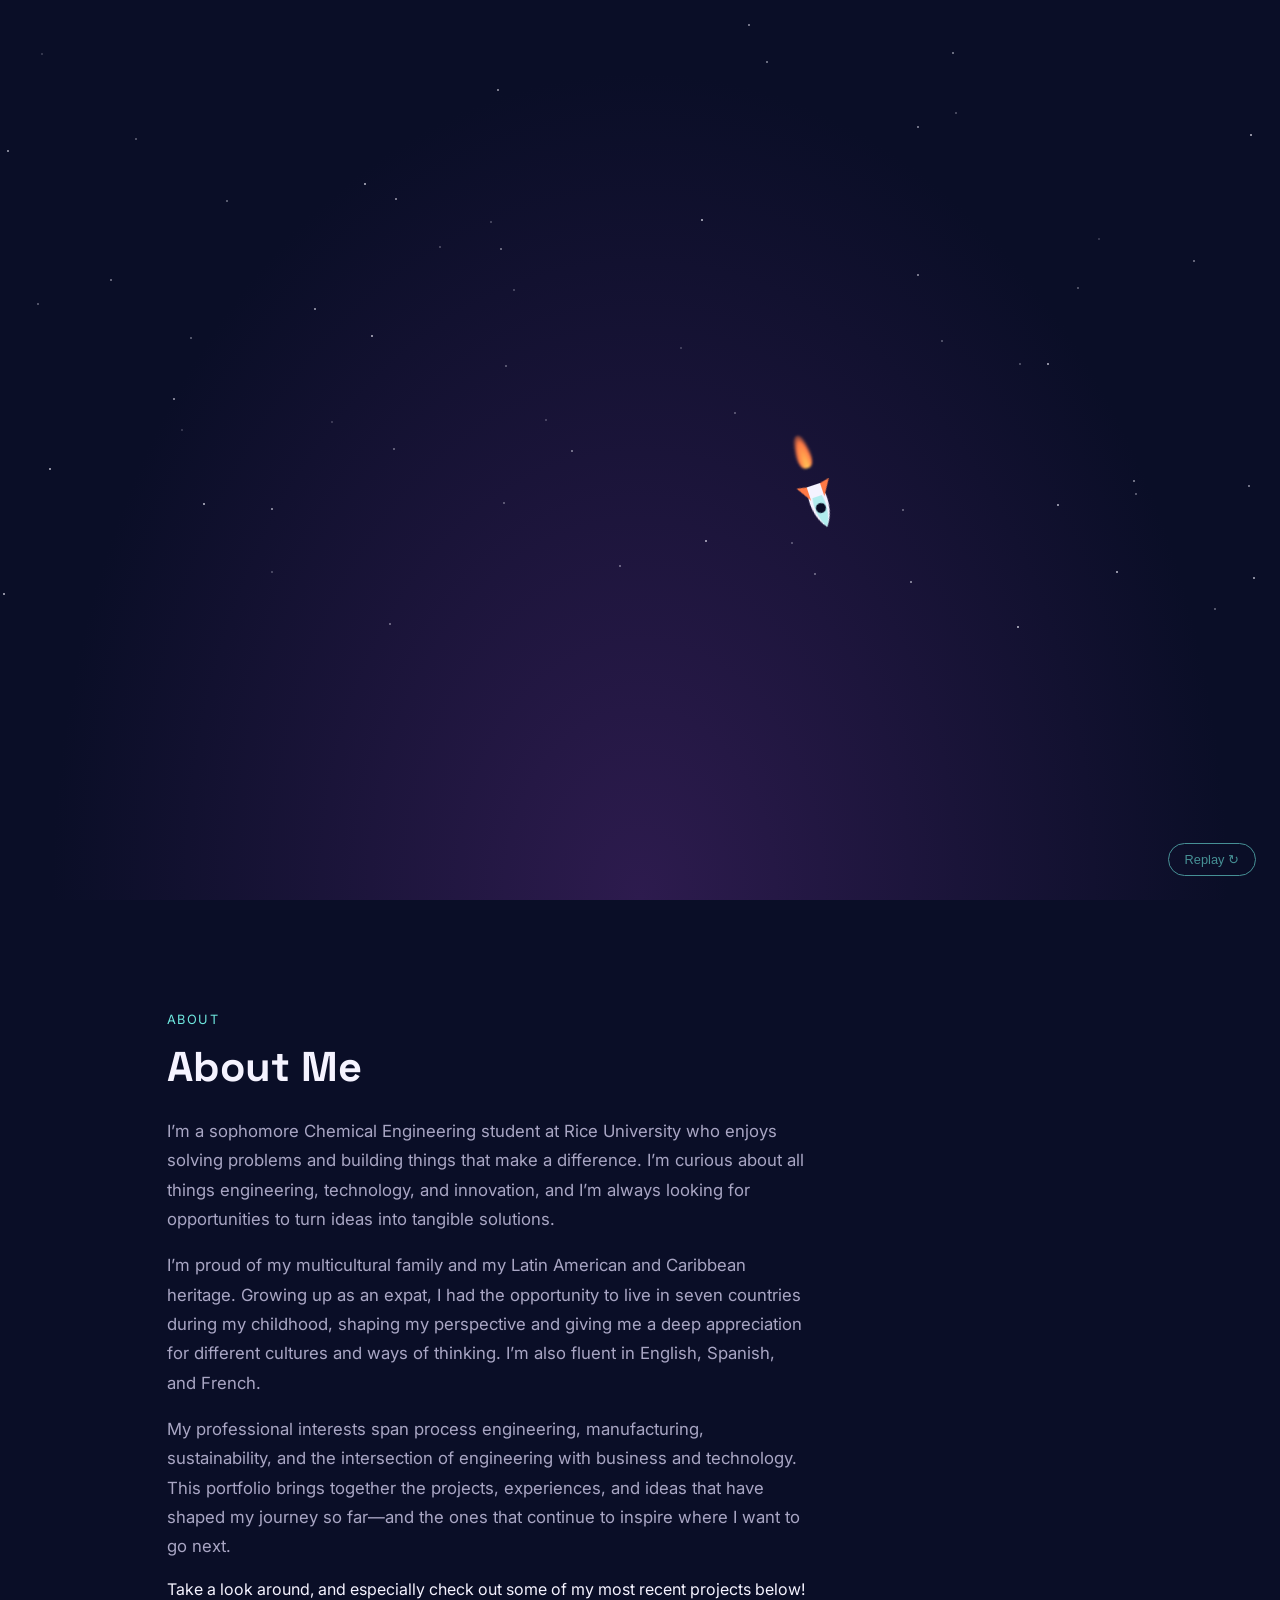
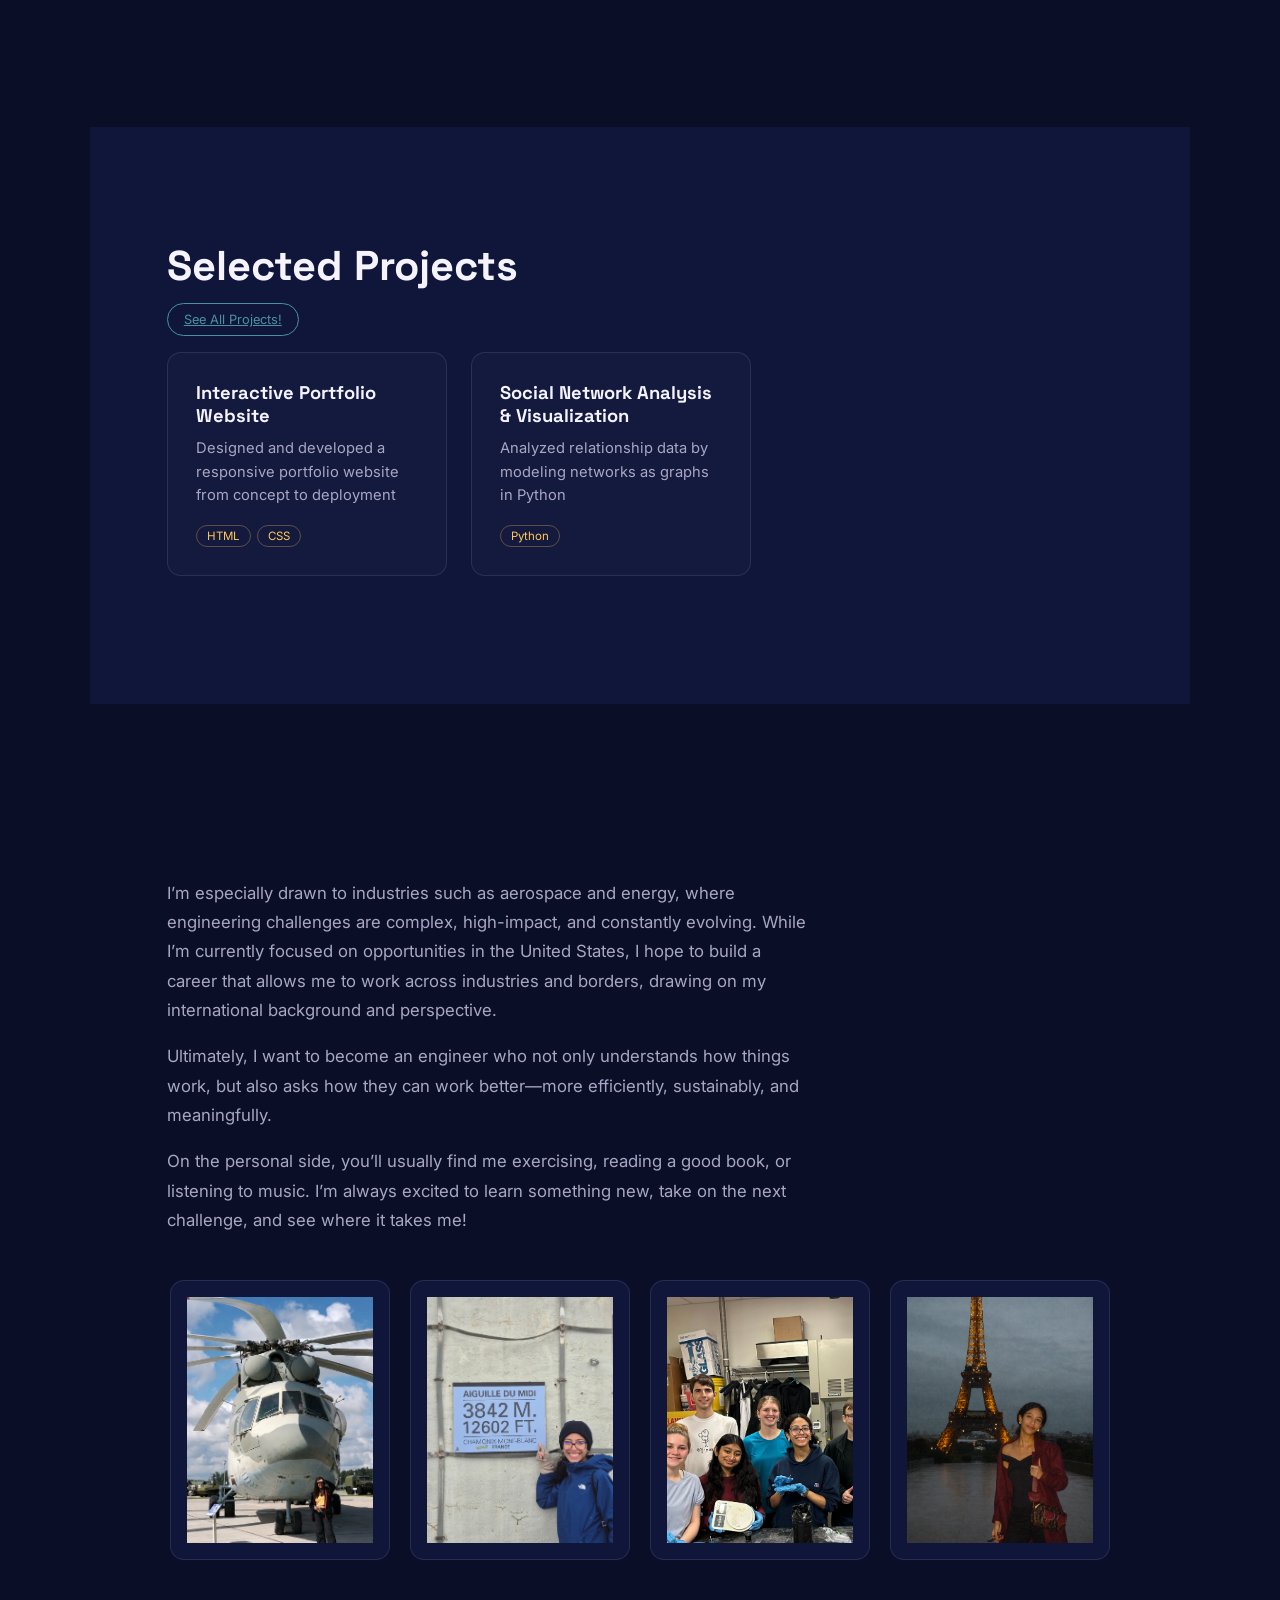
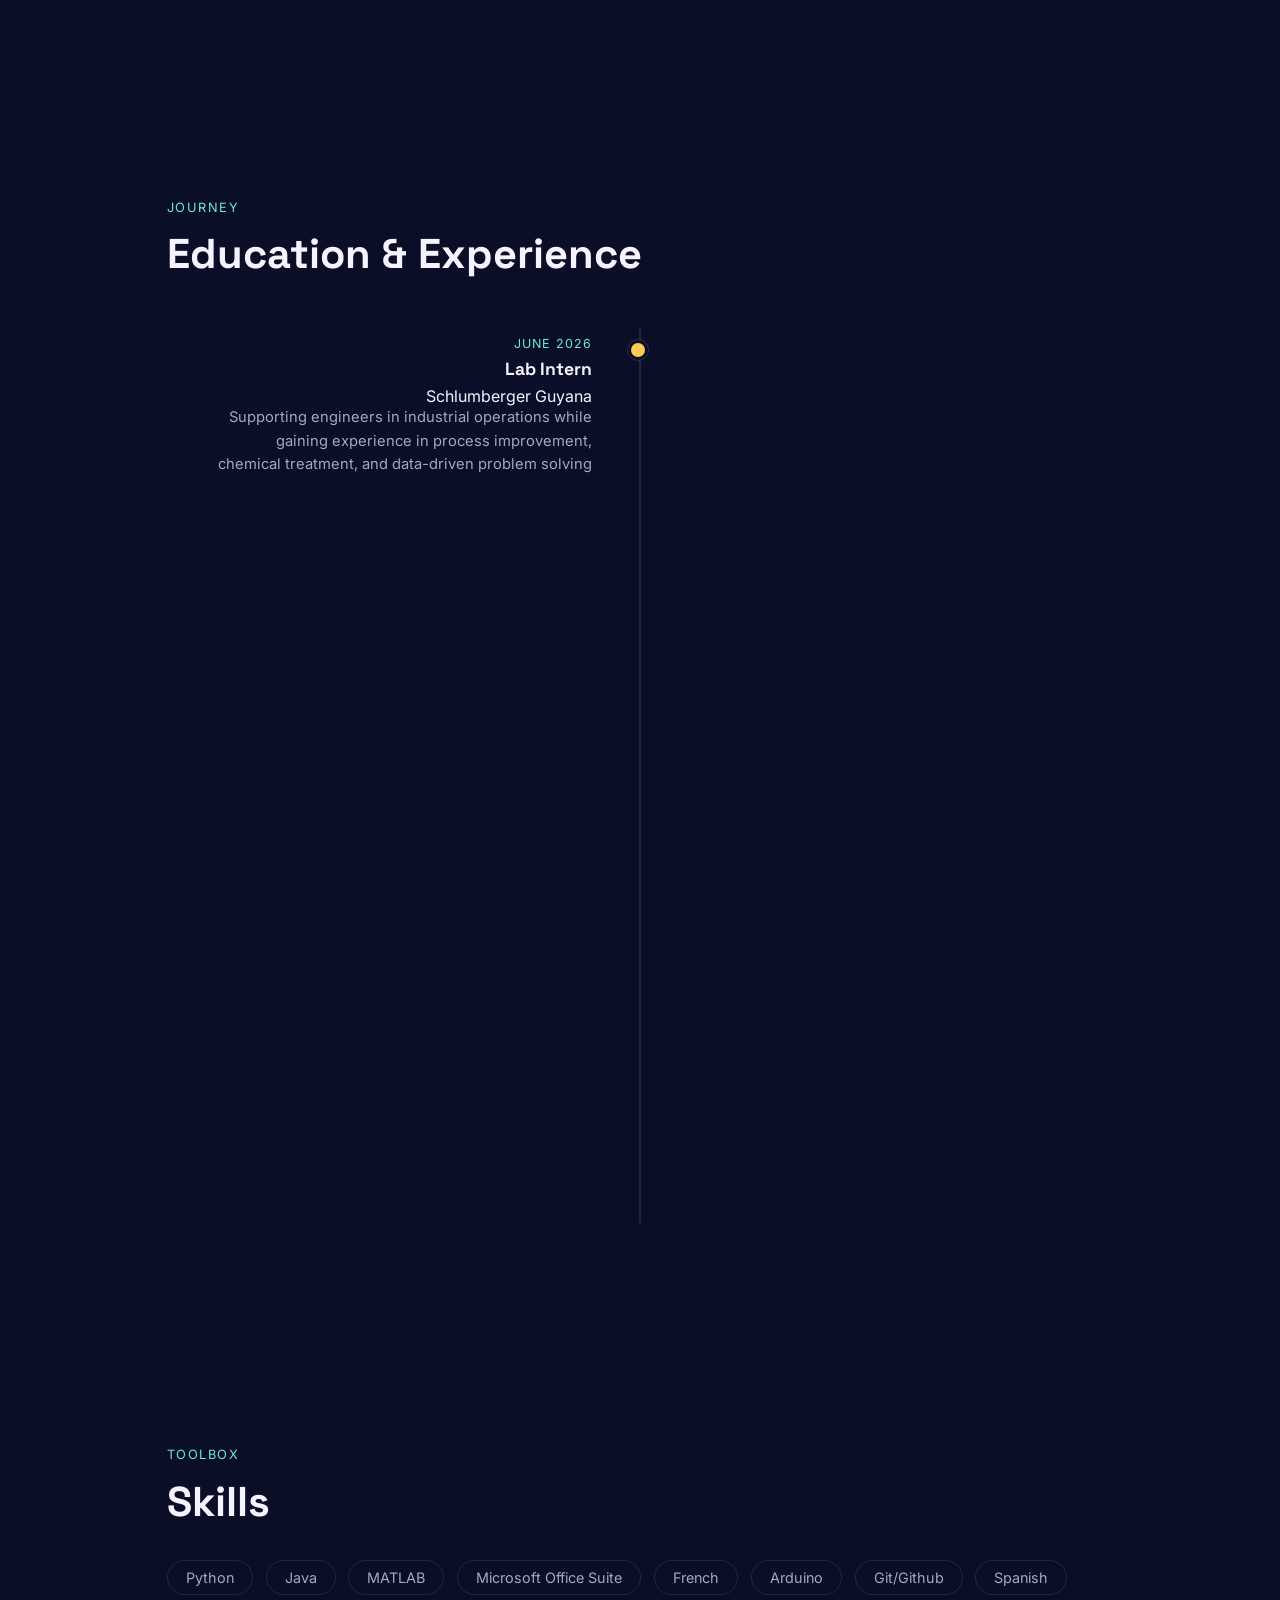
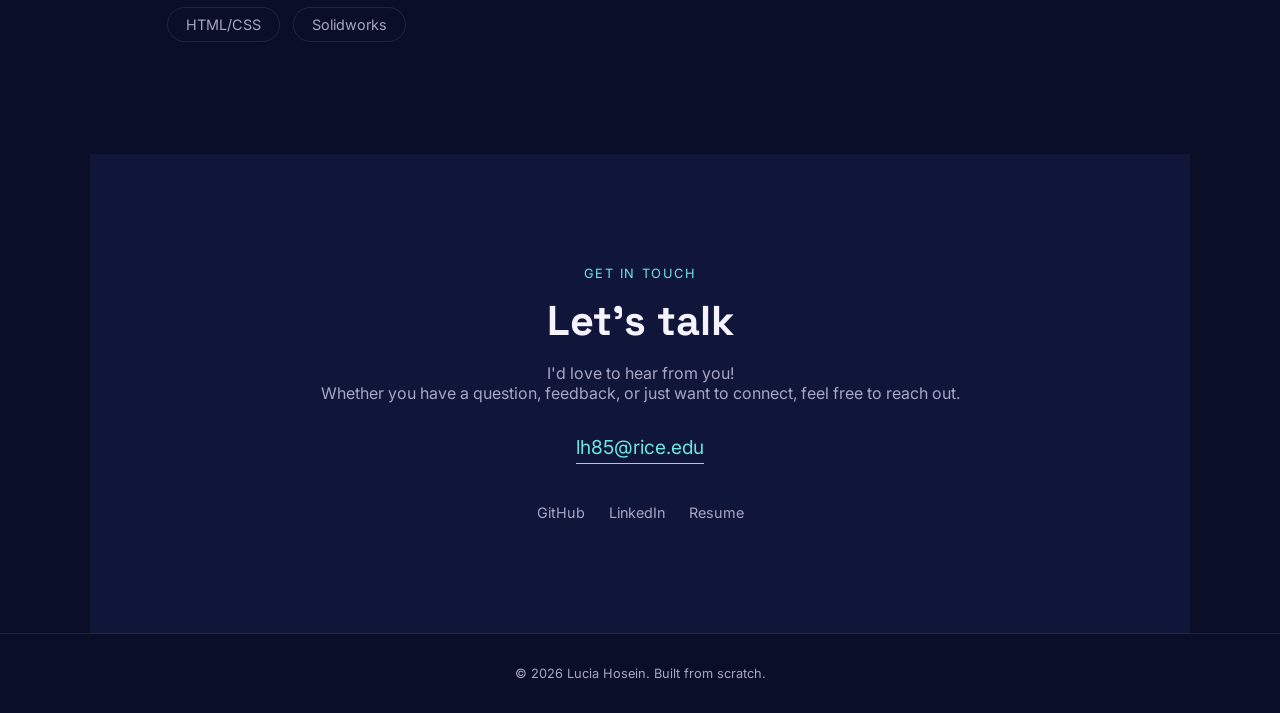
<file: index.html>
<!DOCTYPE html>
<html lang="en">
<head>
<meta charset="UTF-8">
<title>Lucia — Engineering Portfolio</title>
<link rel="preconnect" href="https://fonts.googleapis.com">
<link rel="preconnect" href="https://fonts.gstatic.com" crossorigin>
<link href="https://fonts.googleapis.com/css2?family=Space+Grotesk:wght@500;700&family=Inter:wght@400;500&display=swap" rel="stylesheet">
<link rel="stylesheet" href="styles.css">
</head>
<body>

<nav id="nav">
  <div class="logo">LUCIA HOSEIN</div>
  <ul>
    <li><a href="#about">About</a></li>
    <li><a href="#timeline">Timeline</a></li>
    <li><a href="projects/Project Landing Page.html">Projects</a></li>
    <li><a href="#skills">Skills</a></li>
    <li><a href="#contact">Contact</a></li>
  </ul>
</nav>

<div id="stage">
  <div id="hero">
    <h1>Hi, I'm Lucia!</h1>
    <p>Aspiring Chemical Engineer</p>
  </div>

  <div id="scroll-cue">

    <span>SCROLL</span>
    <svg width="18" height="18" viewBox="0 0 24 24" fill="none" stroke="#6EE7DE" stroke-width="2">
      <path d="M6 9l6 6 6-6"/>
    </svg>
  </div>

  <div id="rocket-wrap">
    <div class="rocket-body">
      <svg viewBox="0 0 46 62" width="46" height="62">
        <path d="M23 0 C33 12 34 30 30 44 L16 44 C12 30 13 12 23 0 Z" fill="#F5F3FF"/>
        <path d="M23 0 C29 10 30 22 28 32 L18 32 C16 22 17 10 23 0 Z" fill="#6EE7DE" opacity="0.5"/>
        <circle cx="23" cy="20" r="5" fill="#0A0E27"/>
        <path d="M16 30 L6 46 L16 44 Z" fill="#FF7A45"/>
        <path d="M30 30 L40 46 L30 44 Z" fill="#FF7A45"/>
      </svg>
      <div class="flame-trail"></div>
    </div>
  </div>

  <div id="impact"></div>
  <button id="replay">Replay ↻</button>
</div>

<section class="content" id="about">
  <span class="eyebrow reveal">About</span>
  <h2 class="reveal">About Me</h2>
  <p class="reveal">
<p>
I’m a sophomore Chemical Engineering student at Rice University who enjoys solving problems and building things that make a difference.
I’m curious about all things engineering, technology, and innovation, and I’m always looking for opportunities to turn ideas into tangible solutions.
</p>
<p>
I’m proud of my multicultural family and my Latin American and Caribbean heritage. Growing up as an expat, I had the opportunity to live in seven countries during my childhood, shaping my perspective and giving me a deep appreciation for different cultures and ways of thinking. I’m also fluent in English, Spanish, and French.
<p>
My professional interests span process engineering, manufacturing, sustainability, and the intersection of engineering with business and technology. This portfolio brings together the projects, experiences, and ideas that have shaped my journey so far—and the ones that continue to inspire where I want to go next.
</p>
Take a look around, and especially check out some of my most recent projects below!
<p>
</section>

<section class="content" id="projects">
  <h2 class="reveal">Selected Projects</h2>
   <!-- <div id="impact"></div> -->
      <a id="Project-Landing-Page" href="projects/Project Landing Page.html">See All Projects!</a>
</div>

    <div class="project-grid">
      <a class="project-card reveal" href="projects/project-1.html">
        <h3>Interactive Portfolio Website</h3>
        <p>Designed and developed a responsive portfolio website from concept to deployment</p>
        <span class="tag">HTML</span><span class="tag">CSS</span>
      </a>
      <a class="project-card reveal" href="projects/project-2.html">
        <h3>Social Network Analysis & Visualization</h3>
        <p>Analyzed relationship data by modeling networks as graphs in Python</p>
        <span class="tag">Python</span>
      </a>
     <!-- <a class="project-card reveal" href="projects/project-3.html">
        <h3>Study Timer</h3>
        <p>One or two sentences on what this project does and why it's interesting. Replace with a real project.</p>
        <span class="tag">C++</span><span class="tag">Robotics</span>
      </a>
    -->
    </div>
</section>

<section class="content" id="about">
  <p>
    <br>
    <p>
      I’m especially drawn to industries such as aerospace and energy, where engineering challenges are complex, high-impact, and constantly evolving. While I’m currently focused on opportunities in the United States, I hope to build a career that allows me to work across industries and borders, drawing on my international background and perspective.
    </p>
    <p>
      Ultimately, I want to become an engineer who not only understands how things work, but also asks how they can work better—more efficiently, sustainably, and meaningfully.
    </p>
    <p>
      On the personal side, you’ll usually find me exercising, reading a good book, or listening to music. I’m always excited to learn something new, take on the next challenge, and see where it takes me!
    </p>
  </p>
  <div class="photo-scroll reveal">
    <div class="photo-item placeholder">
      <img src="images/image 1.png">
    </div>
    <div class="photo-item placeholder">
      <img src = "images/image 3.jpg">
    </div>
    <div class="photo-item placeholder">
      <img src="images/image 4.jpg">
    </div>
    <div class="photo-item placeholder">
      <img src="images/image 5.png">

    </div>
  </div>
</section>

<section class="content" id="timeline">
  <span class="eyebrow reveal">Journey</span>
  <h2 class="reveal">Education &amp; Experience</h2>
  <div class="timeline">
    <div class="timeline-item reveal">
      <span class="timeline-date">June 2026</span>
      <h3>Lab Intern </h3>Schlumberger Guyana</h3>
      <p>Supporting engineers in industrial operations while gaining experience in process improvement, chemical treatment, and data-driven problem solving</p>
    </div>
    <div class="timeline-item reveal">
      <span class="timeline-date">April 2026</span>
      <h3>Energy Storage & Optimization Research </h3>Kampouri Lab</h3>
      <p>Researching Metal Organic Frameworks (MOFs) and their uses for energy storage </p>
    </div>
      <div class="timeline-item reveal">
      <span class="timeline-date">August 2025</span>
      <h3>Propulsion Engineer</h3>Rice Eclipse</h3>
      <p>Designing and manufacturing fuel grains for hybrid-engine rockets!</p>
    </div>
     <div class="timeline-item reveal">
      <span class="timeline-date">August 2025</span>
      <h3>Engine R&D</h3>Rice FSAE</h3>
      <p>Researching and optimizing intake and exhaust systems in collegiate racing cars</p>
    </div>
    <div class="timeline-item reveal">
      <span class="timeline-date">2025 – 2029</span>
      <h3>B.S. in Chemical and Biomolecular Engineering</h3>Rice University</h3>
      <p>Minor in Business Administration</p>
    </div>
    <!-- if i want to add more later
    <div class="timeline-item reveal">
      <span class="timeline-date">2022</span>
      <h3>Award or milestone</h3>
      <p>Placeholder — a hackathon win, publication, or other notable marker.</p>
    </div>
  -->
  </div>
</section>

<section class="content" id="skills">
  <span class="eyebrow reveal">Toolbox</span>
  <h2 class="reveal">Skills</h2>
  <div class="skill-cloud">
    <span class="skill-pill reveal">Python</span>
    <span class="skill-pill reveal">Java</span>
    <span class="skill-pill reveal">MATLAB</span>
    <span class="skill-pill reveal">Microsoft Office Suite</span>
    <span class="skill-pill reveal">French</span>
    <span class="skill-pill reveal">Arduino</span>
    <span class="skill-pill reveal">Git/Github</span>
    <span class="skill-pill reveal">Spanish</span>
    <span class="skill-pill reveal">HTML/CSS</span>
    <span class="skill-pill reveal">Solidworks</span>
  </div>
</section>

<section class="content" id="contact">
  <span class="eyebrow reveal">Get in touch</span>
  <h2 class="reveal">Let's talk</h2>
  <p class="reveal">I'd love to hear from you!<br> Whether you have a question, feedback, or just want to connect, feel free to reach out.</p>
  <a class="email reveal" href="mailto:lh85@rice.edu">lh85@rice.edu</a>
  <div class="socials reveal">
    <a href="https://github.com/luciah07">GitHub</a>
    <a href="https://www.linkedin.com/in/lucia-hosein-886b6338a/">LinkedIn</a>

    <a href="images/resume.pdf">Resume</a>
  </div>
</section>

<footer>© 2026 Lucia Hosein. Built from scratch.</footer>

<script>
const stage = document.getElementById('stage');
const rocket = document.getElementById('rocket-wrap');
const impact = document.getElementById('impact');
const hero = document.getElementById('hero');
const nav = document.getElementById('nav');
const scrollCue = document.getElementById('scroll-cue');

for (let i = 0; i < 60; i++) {
  const s = document.createElement('div');
  s.className = 'star';
  s.style.left = Math.random() * 100 + '%';
  s.style.top = Math.random() * 70 + '%';
  s.style.opacity = Math.random() * 0.6 + 0.2;
  stage.appendChild(s);
}

function runIntro() {
  hero.classList.remove('show');
  scrollCue.classList.remove('show');
  nav.classList.remove('show');
  rocket.style.transition = 'none';
  rocket.style.opacity = '1';
  impact.style.transition = 'none';
  impact.style.opacity = '0';
  impact.style.transform = 'translate(-50%, -50%) scale(0)';

  const w = window.innerWidth;
  const h = window.innerHeight;

  const startX = w * 0.18;
  const endX   = w * 0.62;
  const startY = h + 80;
  const groundY = h * 0.5;
  const peak = h * 0.62;

  const flightMs = 2800;
  const t0 = performance.now();

  function frame(now) {
    let t = (now - t0) / flightMs;
    if (t > 1) t = 1;

    const x = startX + (endX - startX) * t;
    const y = startY + (groundY - startY) * t - 4 * peak * t * (1 - t);

    const dt = 0.01;
    const t2 = Math.min(t + dt, 1);
    const x2 = startX + (endX - startX) * t2;
    const y2 = startY + (groundY - startY) * t2 - 4 * peak * t2 * (1 - t2);
    const angle = Math.atan2(y2 - y, x2 - x) * 180 / Math.PI + 90;

    rocket.style.transform = `translate(${x}px, ${y}px) rotate(${angle}deg)`;

    if (t < 1) {
      requestAnimationFrame(frame);
    } else {
      rocket.style.opacity = '0';
      crash(endX, groundY, w, h);
    }
  }
  requestAnimationFrame(frame);
}

function crash(x, y, w, h) {
  impact.style.left = x + 'px';
  impact.style.top = y + 'px';
  impact.style.opacity = '1';

  const diagonal = Math.sqrt(w * w + h * h) * 2.4;
  const scaleFactor = diagonal / 40;

  requestAnimationFrame(() => {
    impact.style.transition = 'transform 0.55s cubic-bezier(.2,.8,.3,1)';
    impact.style.transform = `translate(-50%, -50%) scale(${scaleFactor})`;
  });

  setTimeout(() => {
    hero.classList.add('show');
    scrollCue.classList.add('show');
    nav.classList.add('show');
  }, 420);

  setTimeout(() => {
    impact.style.transition = 'opacity 0.7s ease';
    impact.style.opacity = '0';
  }, 700);
}

document.getElementById('replay').addEventListener('click', runIntro);
scrollCue.addEventListener('click', () => {
  document.getElementById('about').scrollIntoView({ behavior: 'smooth' });
});
window.addEventListener('load', runIntro);

// nav background on scroll
window.addEventListener('scroll', () => {
  if (window.scrollY > 40) nav.classList.add('scrolled');
  else nav.classList.remove('scrolled');
});

// scroll-reveal for content sections
const revealEls = document.querySelectorAll('.reveal');
const io = new IntersectionObserver((entries) => {
  entries.forEach(entry => {
    if (entry.isIntersecting) entry.target.classList.add('in-view');
  });
}, { threshold: 0.15 });
revealEls.forEach(el => io.observe(el));

// project horizontal scroll arrows
const projectGrid = document.querySelector('.project-grid');
const prevBtn = document.getElementById('proj-prev');
const nextBtn = document.getElementById('proj-next');
if (projectGrid && prevBtn && nextBtn) {
  const scrollAmount = () => projectGrid.querySelector('.project-card').offsetWidth + 24;
  prevBtn.addEventListener('click', () => {
    projectGrid.scrollBy({ left: -scrollAmount(), behavior: 'smooth' });
  });
  nextBtn.addEventListener('click', () => {
    projectGrid.scrollBy({ left: scrollAmount(), behavior: 'smooth' });
  });
}
</script>

</body>
</html>
</file>
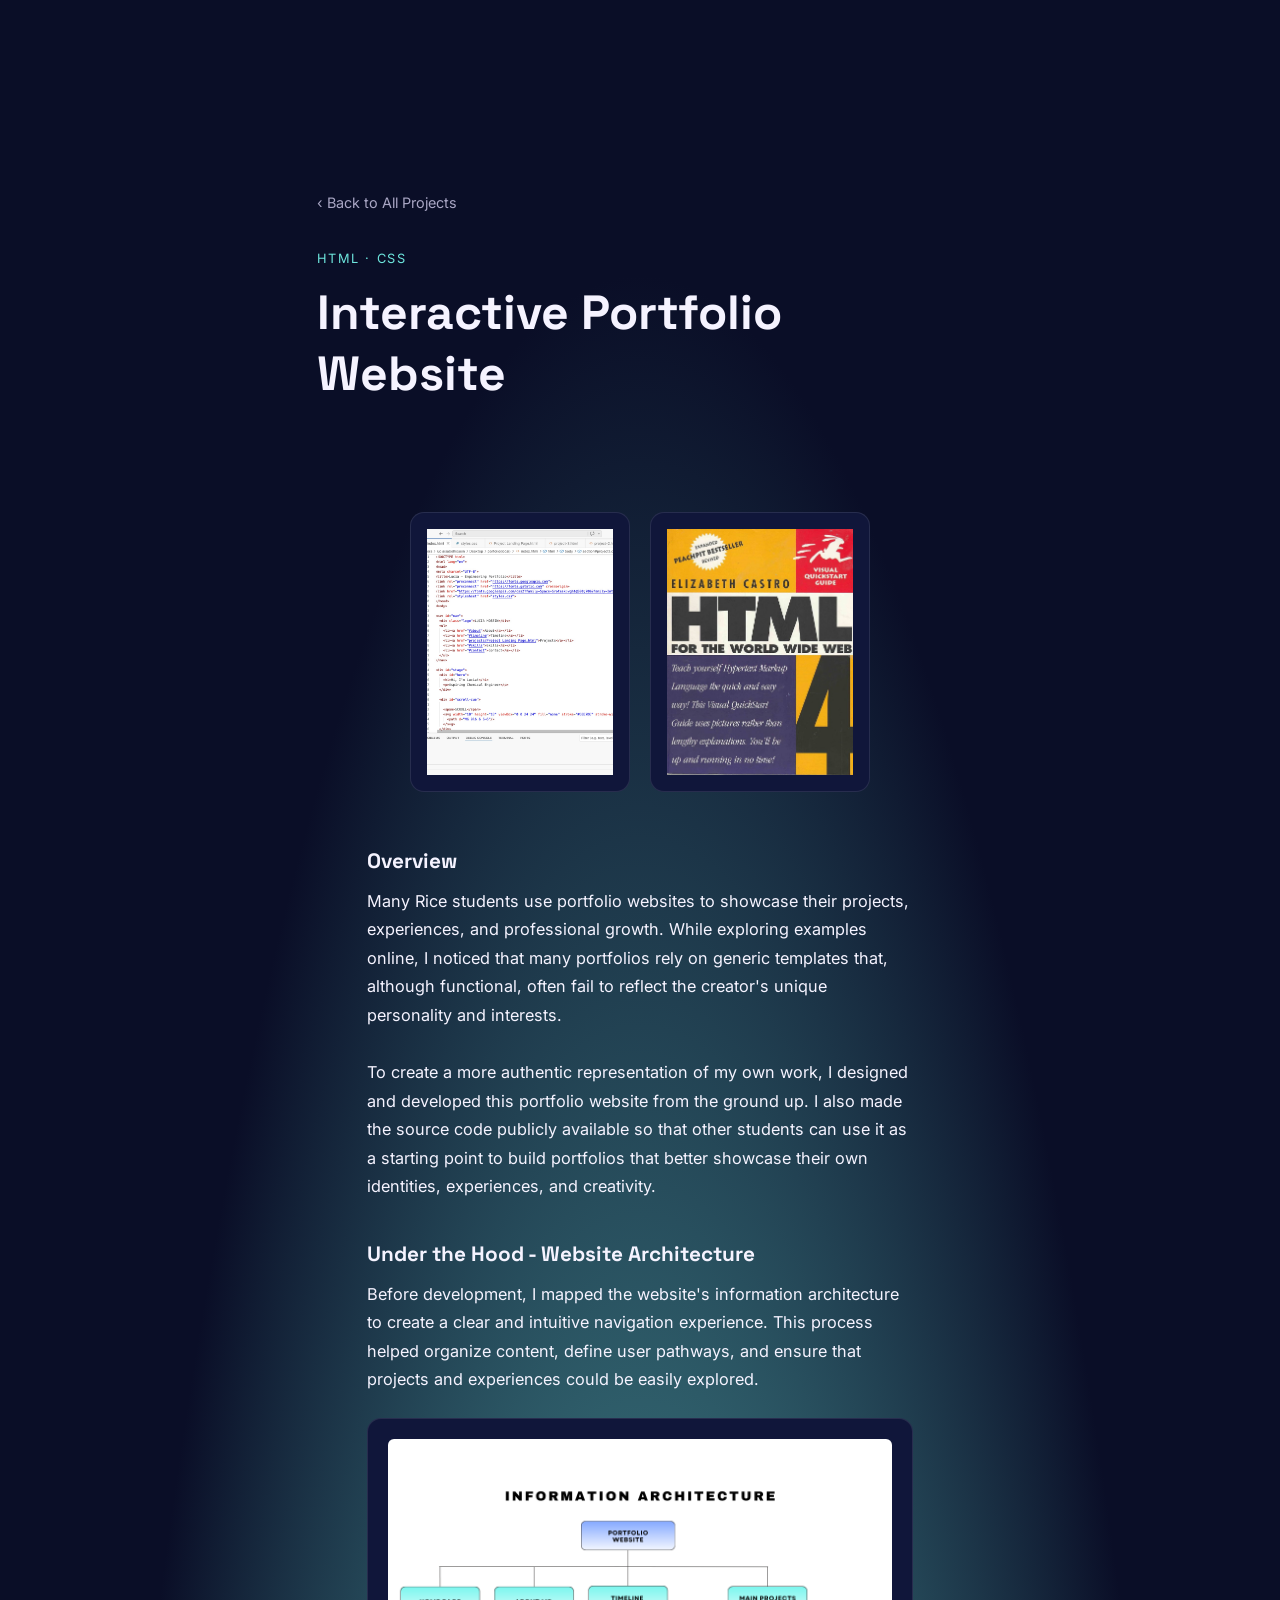
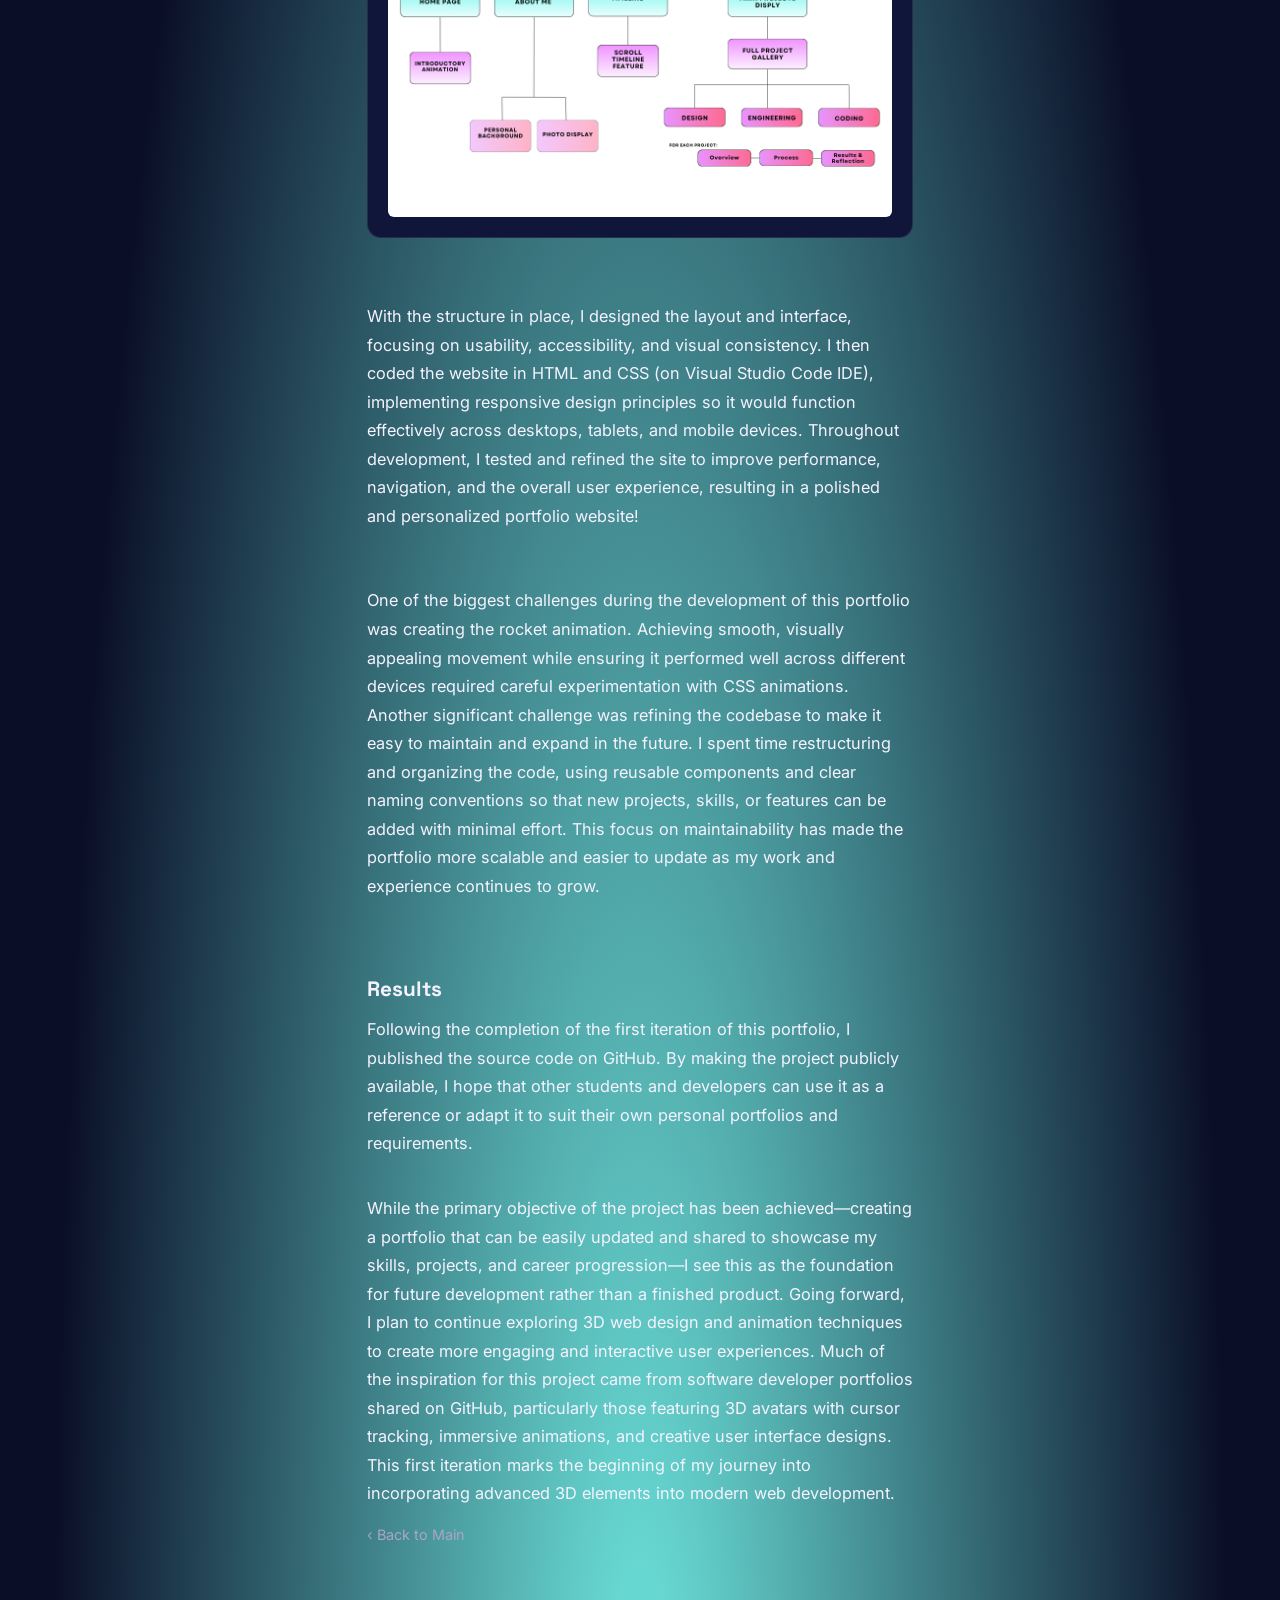
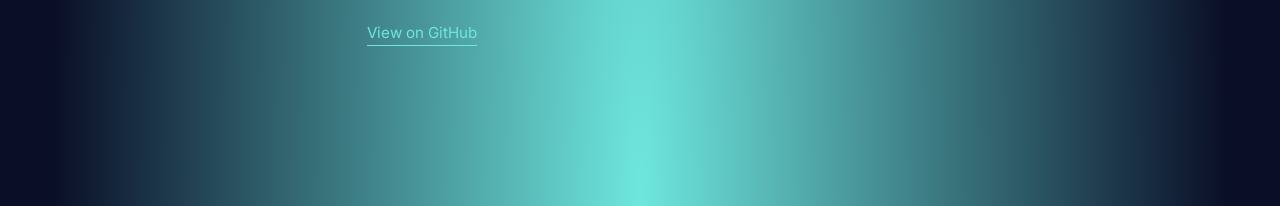
<file: projects/project-1.html>
<!DOCTYPE html>
<html lang="en">
<head>
<meta charset="UTF-8">
<title>Building an Online Portfolio</title>
<link rel="preconnect" href="https://fonts.googleapis.com">
<link rel="preconnect" href="https://fonts.gstatic.com" crossorigin>
<link href="https://fonts.googleapis.com/css2?family=Space+Grotesk:wght@500;700&family=Inter:wght@400;500&display=swap" rel="stylesheet">
<link rel="stylesheet" href="../styles.css">
</head>
<body>
<section id="mainprojectpage">
  <section class="detail-hero">
  <a class="back-link" href="Project Landing Page.html">&#8249; Back to All Projects</a>
  <span class="eyebrow">HTML &middot; CSS</span>
  <h1>Interactive Portfolio Website</h1>
</section>

  <div class="photo-scroll">
    <div class="photo-item placeholder">
      <img src="../images/project 1 .jpeg">
    </div>
    <div class="photo-item placeholder">
      <img src="../images/project12.jpg">
  </div>
</div>
<br>
<br>
<div class="detail-body">
  <h2>Overview</h2>
  <p>Many Rice students use portfolio websites to showcase their projects, experiences, and professional growth.
     While exploring examples online, I noticed that many portfolios rely on generic templates that, although functional, often fail to reflect the creator's unique personality and interests.
<br>
<br>
To create a more authentic representation of my own work, 
I designed and developed this portfolio website from the ground up. 
I also made the source code publicly available so that other students can use it as a starting point to build portfolios 
that better showcase their own identities, experiences, and creativity.
  </p>

  <h2>Under the Hood - Website Architecture</h2>

  <p>Before development, I mapped the website's information architecture to create a clear and intuitive navigation experience. 
    This process helped organize content, define user pathways, and ensure that projects and experiences could be easily explored.</p>
<div class="diagram-box">
  <img src="../images/project13.png" alt="Website architecture diagram">
</div>
<br> 
<br>
<p>With the structure in place, I designed the layout and interface, focusing on usability, accessibility, and visual consistency. 
I then coded the website in HTML and CSS (on Visual Studio Code IDE), implementing responsive design principles so it would function effectively across desktops, tablets, and mobile devices. 
Throughout development, I tested and refined the site to improve performance, navigation, and the overall user experience, resulting in a polished and personalized portfolio website!
</p>
<br>
<br>
<p>One of the biggest challenges during the development of this portfolio was creating the rocket animation. 
Achieving smooth, visually appealing movement while ensuring it performed well across different devices required careful experimentation with CSS animations. 
Another significant challenge was refining the codebase to make it easy to maintain and expand in the future. 
I spent time restructuring and organizing the code, using reusable components and clear naming conventions so that new projects, skills, or features can be added with minimal effort. 
This focus on maintainability has made the portfolio more scalable and easier to update as my work and experience continues to grow.
</p>
<br>
  <h2>Results</h2>
  <p>Following the completion of the first iteration of this portfolio, I published the source code on GitHub. 
    By making the project publicly available, I hope that other students and developers can use it as a reference or adapt it to suit their own personal portfolios and requirements.</p>
    <br>
    <p>While the primary objective of the project has been achieved—creating a portfolio that can be easily updated and shared to showcase my skills, projects, and career progression—I see this as the foundation for future development rather than a finished product. 
      Going forward, I plan to continue exploring 3D web design and animation techniques to create more engaging and interactive user experiences. Much of the inspiration for this project came from software developer portfolios shared on GitHub, particularly those featuring 3D avatars with cursor tracking, immersive animations, and creative user interface designs.
       This first iteration marks the beginning of my journey into incorporating advanced 3D elements into modern web development.</p>
  
  <a class="back-link" href="../index.html#projects">&#8249; Back to Main </a>
  <div class="detail-links">
    <a href="https://github.com/luciah07/portfolio-">View on GitHub</a>
  </div>
</div>

</body>
</section>


</html>
</file>
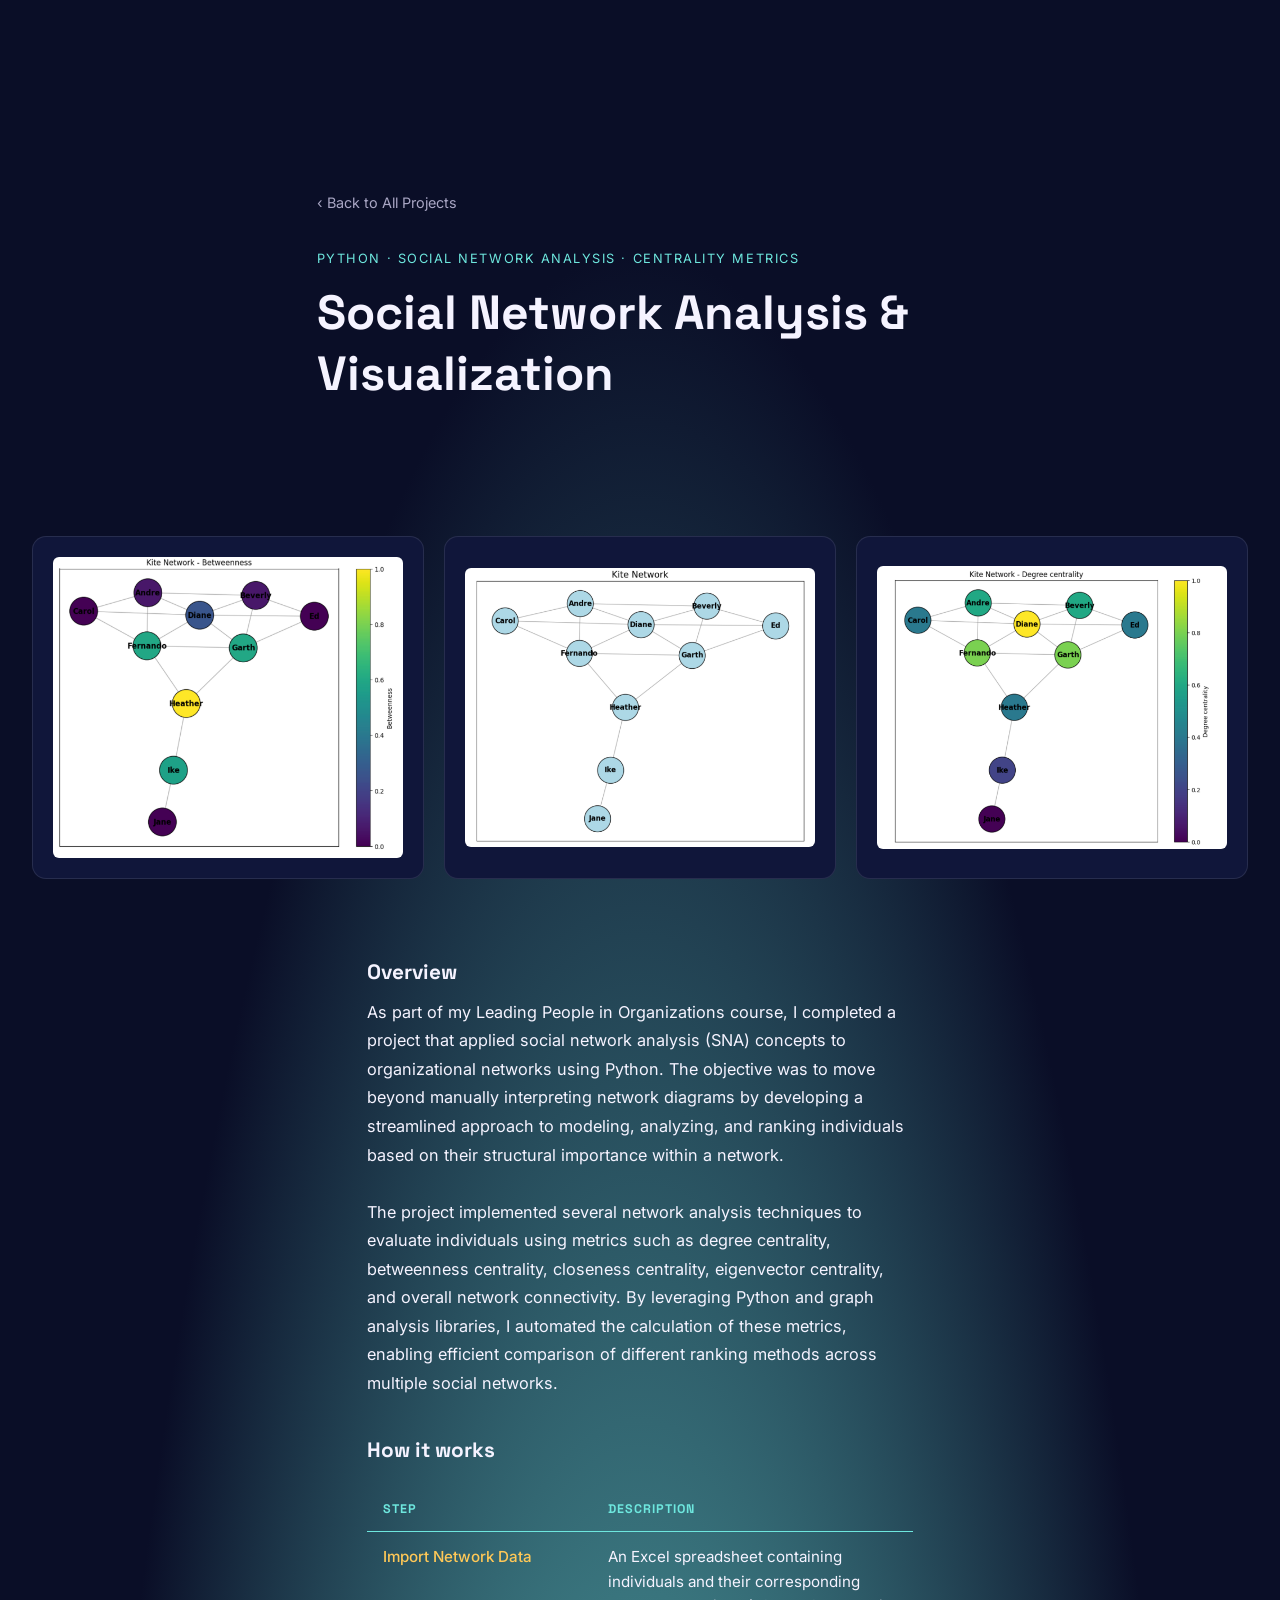
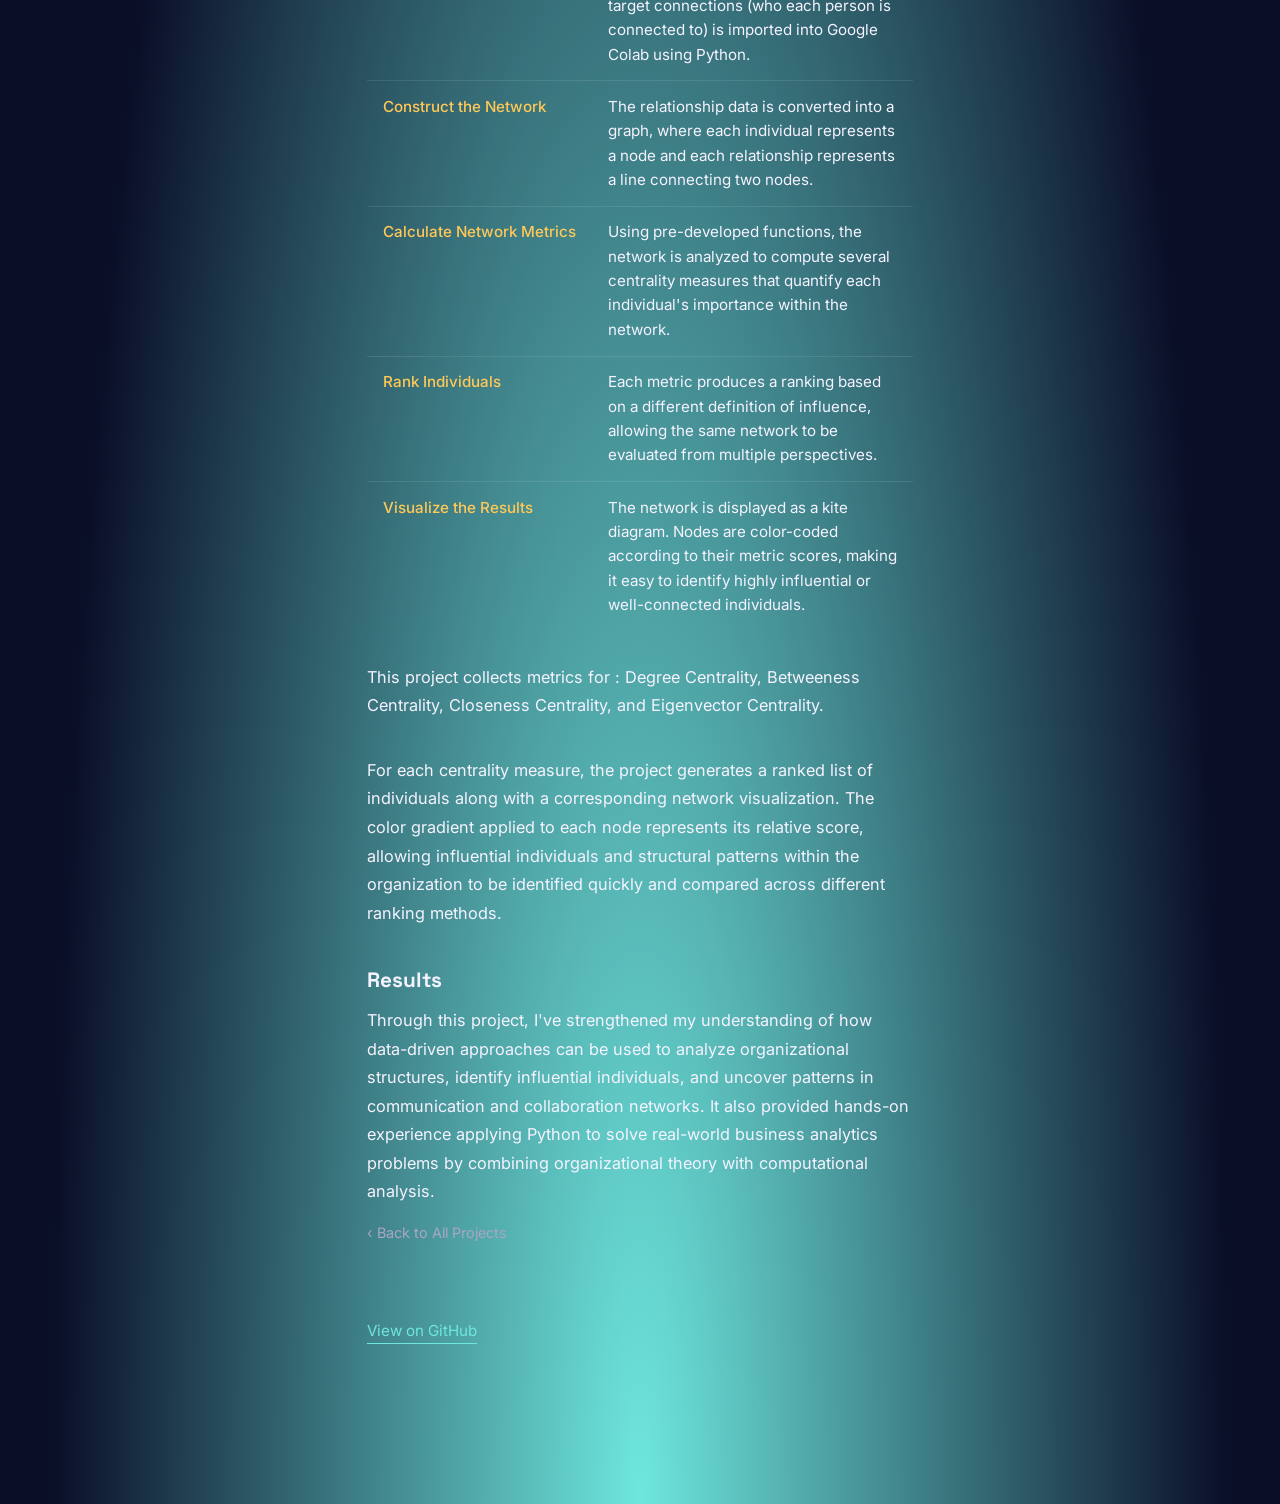
<file: projects/project-2.html>
<!DOCTYPE html>
<html lang="en">
<head>
<meta charset="UTF-8">
<title>Project Two</title>
<link rel="preconnect" href="https://fonts.googleapis.com">
<link rel="preconnect" href="https://fonts.gstatic.com" crossorigin>
<link href="https://fonts.googleapis.com/css2?family=Space+Grotesk:wght@500;700&family=Inter:wght@400;500&display=swap" rel="stylesheet">
<link rel="stylesheet" href="../styles.css">
</head>
<body>
<section id="mainprojectpage">
<section class="detail-hero">
  <a class="back-link" href="Project Landing Page.html">&#8249; Back to All Projects</a>
  <span class="eyebrow">Python &middot; Social Network Analysis &middot; Centrality Metrics</span>
  <h1>Social Network Analysis & Visualization</h1>
</section>

  <div class="photo-scroll">
    <div class = "diagram-box">
      <img src="../images/project21.png">
  </div>
   <div class = "diagram-box">
      <img src="../images/project22.png">
  </div>
   <div class = "diagram-box">
      <img src="../images/project23.png">
  </div>
  </div>

<br>
<br>
<div class="detail-body">
  <h2>Overview</h2>
  <p>As part of my Leading People in Organizations course, I completed a project that applied social network analysis (SNA) concepts to organizational networks using Python. The objective was to move beyond manually interpreting network diagrams by developing a streamlined approach to modeling, analyzing, and ranking individuals based on their structural importance within a network.
<br>
<br>
The project implemented several network analysis techniques to evaluate individuals using metrics such as degree centrality, betweenness centrality, closeness centrality, eigenvector centrality, and overall network connectivity. By leveraging Python and graph analysis libraries, I automated the calculation of these metrics, enabling efficient comparison of different ranking methods across multiple social networks.

  </p>

  <h2>How it works</h2>
  <table class="detail-table">
  <thead>
    <tr><th>Step</th><th>Description</th></tr>
  </thead>
  <tbody>
    <tr><td>Import Network Data</td><td>An Excel spreadsheet containing individuals and their corresponding target connections (who each person is connected to) is imported into Google Colab using Python.</td></tr>
    <tr><td>Construct the Network</td><td>The relationship data is converted into a graph, where each individual represents a node and each relationship represents a line connecting two nodes.</td></tr>
    <tr><td>Calculate Network Metrics</td><td>Using pre-developed functions, the network is analyzed to compute several centrality measures that quantify each individual's importance within the network.</td></tr>
    <tr><td>Rank Individuals</td><td>Each metric produces a ranking based on a different definition of influence, allowing the same network to be evaluated from multiple perspectives.</td></tr>
    <tr><td>Visualize the Results</td><td>The network is displayed as a kite diagram. Nodes are color-coded according to their metric scores, making it easy to identify highly influential or well-connected individuals.</td></tr>
   
  </tbody>
</table>
  <p>This project collects metrics for : Degree Centrality, Betweeness Centrality, Closeness Centrality, and Eigenvector Centrality.</p>
  <br>
  <p>For each centrality measure, the project generates a ranked list of individuals along with a corresponding network visualization. The color gradient applied to each node represents its relative score, allowing influential individuals and structural patterns within the organization to be identified quickly and compared across different ranking methods.</p>

  <h2>Results</h2>
  <p>Through this project, I've strengthened my understanding of how data-driven approaches can be used to analyze organizational structures, identify influential individuals, and uncover patterns in communication and collaboration networks. It also provided hands-on experience applying Python to solve real-world business analytics problems by combining organizational theory with computational analysis.</p>

   <a class="back-link" href="Project Landing Page.html">&#8249; Back to All Projects</a>
  <div class="detail-links">
    <a href="https://github.com/luciah07/portfolio-/blob/main/projects/Social%20Network%20Analysis%20%26%20Visualization.ipynb">View on GitHub</a>
  </div>
</div>

</body>
</section>
</html>
</file>
<file: styles.css>
:root {
    --bg-deep: #0A0E27;
    --bg-panel: #10163A;
    --bg-dusk: #2D1B4E;
    --flame: #FF7A45;
    --flame-hot: #FFC857;
    --text-light: #F5F3FF;
    --text-dim: #A9A6C4;
    --accent-cool: #6EE7DE;
    --line: rgba(245,243,255,0.1);
  }

  * { box-sizing: border-box; }

  html {
    scroll-behavior: smooth;
  }

  body {
    margin: 0;
    background: var(--bg-deep);
    font-family: 'Inter', 'Segoe UI', sans-serif;
    color: var(--text-light);
  }

  h1, h2, h3 {
    font-family: 'Space Grotesk', 'Segoe UI', sans-serif;
    margin: 0;
  }

  /* --- nav --- */
  #nav {
    position: fixed;
    top: 0;
    left: 0;
    width: 100%;
    display: flex;
    align-items: center;
    justify-content: space-between;
    padding: 20px 6vw;
    z-index: 100;
    opacity: 0;
    transform: translateY(-10px);
    transition: opacity 0.7s ease, transform 0.7s ease, background 0.3s ease, border-color 0.3s ease;
    border-bottom: 1px solid transparent;
  }
  #nav.show { opacity: 1; transform: translateY(0); }
  #nav.scrolled { background: rgba(10,14,39,0.85); backdrop-filter: blur(8px); border-color: var(--line); }

  #nav .logo {
    font-family: 'Space Grotesk', sans-serif;
    font-weight: 700;
    font-size: 1.1rem;
    letter-spacing: 0.02em;
  }

  #nav ul {
    list-style: none;
    display: flex;
    gap: 2rem;
    margin: 0;
    padding: 0;
  }

  #nav a {
    color: var(--text-dim);
    text-decoration: none;
    font-size: 0.9rem;
    letter-spacing: 0.03em;
    transition: color 0.2s ease;
  }
  #nav a:hover { color: var(--accent-cool); }

  /* --- hero / rocket stage --- */
  #stage {
    position: relative;
    width: 100%;
    height: 100vh;
    overflow: hidden;
    background: radial-gradient(ellipse at 50% 100%, var(--bg-dusk) 0%, var(--bg-deep) 65%);
  }

  .star {
    position: absolute;
    width: 2px;
    height: 2px;
    background: var(--text-light);
    border-radius: 50%;
  }

  #hero {
    position: absolute;
    inset: 0;
    display: flex;
    flex-direction: column;
    align-items: center;
    justify-content: center;
    text-align: center;
    opacity: 0;
    transform: translateY(14px);
    transition: opacity 0.9s ease, transform 0.9s ease;
    z-index: 5;
  }
  #hero.show { opacity: 1; transform: translateY(0); }

  #hero h1 {
    font-size: clamp(2.2rem, 6vw, 4.2rem);
    font-weight: 700;
    letter-spacing: -0.02em;
  }

  #hero p {
    margin-top: 0.6rem;
    font-size: 1.1rem;
    color: var(--accent-cool);
    letter-spacing: 0.04em;
  }

  #scroll-cue {
    position: absolute;
    bottom: 36px;
    left: 50%;
    transform: translateX(-50%);
    display: flex;
    flex-direction: column;
    align-items: center;
    gap: 6px;
    opacity: 0;
    transition: opacity 0.9s ease 0.4s;
    z-index: 6;
    cursor: pointer;
  }
  #scroll-cue.show { opacity: 0.8; }
  #scroll-cue:hover { opacity: 1; }
  #scroll-cue span { font-size: 0.75rem; color: var(--text-dim); letter-spacing: 0.08em; }
  #scroll-cue svg { animation: bob 1.6s ease-in-out infinite; }
  @keyframes bob { 0%,100% { transform: translateY(0); } 50% { transform: translateY(6px); } }

  #rocket-wrap {
    position: absolute;
    left: 0;
    top: 0;
    width: 46px;
    height: 90px;
    z-index: 10;
    will-change: transform;
  }
  .rocket-body { position: relative; width: 46px; height: 90px; }

  .flame-trail {
    position: absolute;
    left: 50%;
    top: 62px;
    transform: translateX(-50%);
    width: 16px;
    height: 34px;
    background: radial-gradient(ellipse at top, var(--flame-hot) 0%, var(--flame) 55%, transparent 80%);
    border-radius: 50% 50% 60% 60%;
    filter: blur(1px);
  }

  #impact {
    position: absolute;
    width: 40px;
    height: 40px;
    border-radius: 50%;
    background: radial-gradient(circle, var(--flame-hot) 0%, var(--flame) 45%, var(--bg-dusk) 100%);
    transform: translate(-50%, -50%) scale(0);
    z-index: 8;
    opacity: 0;
  }

  #replay {
    position: absolute;
    bottom: 24px;
    right: 24px;
    z-index: 20;
    background: transparent;
    border: 1px solid var(--accent-cool);
    color: var(--accent-cool);
    padding: 8px 16px;
    border-radius: 20px;
    font-size: 0.8rem;
    cursor: pointer;
    opacity: 0.6;
  }
  #replay:hover { opacity: 1; }


  /* --- content sections --- */
  section.content {
    padding: 7rem 6vw;
    max-width: 1100px;
    margin: 0 auto;
  }

  .reveal {
    opacity: 0;
    transform: translateY(24px);
    transition: opacity 0.7s ease, transform 0.7s ease;
  }
  .reveal.in-view { opacity: 1; transform: translateY(0); }

  .eyebrow {
    display: block;
    font-size: 0.8rem;
    letter-spacing: 0.12em;
    color: var(--accent-cool);
    text-transform: uppercase;
    margin-bottom: 0.8rem;
  }

  #about h2 { font-size: clamp(1.8rem, 4vw, 2.6rem); margin-bottom: 1.5rem; }
  #about p { font-size: 1.05rem; line-height: 1.75; color: var(--text-dim); max-width: 640px; }

  .photo-scroll {
    justify-content: center;
    display: flex;
    gap: 1.25rem;
    overflow-x: auto;
    scroll-snap-type: x mandatory;
    margin: 2.5rem -6vw 0;
    padding: 0.25rem 6vw 1rem;
    scrollbar-width: thin;
    scrollbar-color: var(--line) transparent;
  }
  .photo-scroll::-webkit-scrollbar { height: 6px; }
  .photo-scroll::-webkit-scrollbar-track { background: transparent; }
  .photo-scroll::-webkit-scrollbar-thumb { background: var(--line); border-radius: 10px; }

  .photo-item {
    flex: 0 0 220px;
    height: 280px;
    border-radius: 14px;
    scroll-snap-align: start;
    overflow: hidden;
    border: 1px solid var(--line);
  }
  .photo-item img {
    width: 100%;
    height: 100%;
    object-fit: cover;
    display: block;
  }
  .photo-item.placeholder {
    background: var(--bg-panel);
    display: flex;
    align-items: center;
    justify-content: center;
    color: var(--text-dim);
    font-size: 0.85rem;
    text-align: center;
    padding: 1rem;
  }

  #timeline h2 { font-size: clamp(1.8rem, 4vw, 2.6rem); margin-bottom: 3rem; }

  .timeline {
    position: relative;
    padding-top: 0.5rem;
  }

  .timeline::before {
    content: '';
    position: absolute;
    left: 50%;
    top: 0;
    bottom: 0;
    width: 2px;
    background: var(--line);
    transform: translateX(-50%);
  }

  .timeline-item {
    position: relative;
    width: 50%;
    padding: 0 3rem 3.5rem;
  }

  .timeline-item:nth-child(odd) {
    left: 0;
    text-align: right;
  }

  .timeline-item:nth-child(even) {
    left: 50%;
    text-align: left;
  }

  .timeline-item::after {
    content: '';
    position: absolute;
    top: 4px;
    width: 14px;
    height: 14px;
    border-radius: 50%;
    background: var(--flame-hot);
    border: 3px solid var(--bg-deep);
    box-shadow: 0 0 0 1px var(--line);
  }

  .timeline-item:nth-child(odd)::after { right: -8px; }
  .timeline-item:nth-child(even)::after { left: -8px; }

  .timeline-date {
    display: block;
    font-size: 0.78rem;
    letter-spacing: 0.08em;
    color: var(--accent-cool);
    text-transform: uppercase;
    margin-bottom: 0.4rem;
  }

  .timeline-item h3 { font-size: 1.1rem; margin-bottom: 0.4rem; }
  .timeline-item p { font-size: 0.92rem; color: var(--text-dim); line-height: 1.6; margin: 0; }

  @media (max-width: 700px) {
    .timeline::before { left: 8px; }
    .timeline-item,
    .timeline-item:nth-child(odd),
    .timeline-item:nth-child(even) {
      width: 100%;
      left: 0;
      text-align: left;
      padding: 0 0 2.5rem 2.5rem;
    }
    .timeline-item:nth-child(odd)::after,
    .timeline-item:nth-child(even)::after {
      left: 1px;
      right: auto;
    }
  }

  #projects { 
    background: var(--bg-panel);
        #Project-Landing-Page {
    position: relative;
      bottom: 24px;
    z-index: 20;
    background: transparent;
    border: 1px solid var(--accent-cool);
    color: var(--accent-cool);
    padding: 8px 16px;
    border-radius: 20px;
    font-size: 0.8rem;
    cursor: pointer;
    opacity: 0.6;
  }
  #Project-Landing-Page:hover { opacity: 1; } }

  #projects h2 { font-size: clamp(1.8rem, 4vw, 2.6rem); margin-bottom: 2.5rem; }

  .project-scroller {
    position: relative;
  }
.landing-project-grid {
    display: grid;
    grid-template-columns: repeat(auto-fit, minmax(320px, 1fr));
    gap: 2rem;

    max-width: 1100px;
    margin: 0 auto;
    padding: 2rem 0;
}
  .project-grid {
    display: flex;
    gap: 1.5rem;
    overflow-x: auto;
    scroll-snap-type: x mandatory;
    padding-bottom: 1rem;
    margin: 0 -6vw;
    padding-left: 6vw;
    padding-right: 6vw;
    scrollbar-width: thin;
    scrollbar-color: var(--line) transparent;
  }

  .project-grid::-webkit-scrollbar { height: 6px; }
  .project-grid::-webkit-scrollbar-track { background: transparent; }
  .project-grid::-webkit-scrollbar-thumb { background: var(--line); border-radius: 10px; }


  .project-card {
    flex: 0 0 280px;
    scroll-snap-align: start;
    color: inherit;
    text-decoration: none;
    display: block;
  }

  /* --- project detail pages --- */
  .back-link {
    display: inline-flex;
    align-items: center;
    gap: 6px;
    color: var(--text-dim);
    text-decoration: none;
    font-size: 0.9rem;
    margin-bottom: 2.5rem;
    transition: color 0.2s ease;
  }
  .back-link:hover { color: var(--accent-cool); }

  .detail-hero {
    padding: 8rem 6vw 3rem;
    max-width: 800px;
    margin: 0 auto;
  }

  .detail-hero .eyebrow { margin-bottom: 1rem; }
  .detail-hero h1 {
    font-size: clamp(2rem, 5vw, 3rem);
    margin-bottom: 1rem;
  }
  .detail-hero .tag { margin-right: 8px; }

  .diagram-box {
    width: 100%;
    margin: 1.5rem 0;
    padding: 1.25rem;
    border: 1px solid var(--line);
    border-radius: 14px;
    background: var(--bg-panel);
    display: flex;
    align-items: center;
    justify-content: center;
  }
  .diagram-box img {
    display: block;
    max-width: 100%;
    max-height: 70vh;
    width: auto;
    height: auto;
    object-fit: contain;
    border-radius: 6px;
  }
  .diagram-box.placeholder {
    min-height: 220px;
    color: var(--text-dim);
    font-size: 0.85rem;
    text-align: center;
  }

  .detail-body {
    max-width: 700px;
    margin: 0 auto;
    padding: 0 6vw 6rem;
  }
  .detail-body h2 {
    font-size: 1.3rem;
    margin: 2.5rem 0 0.8rem;
  }
  .detail-body h2:first-child { margin-top: 0; }
  .detail-body p {
    color: var(--text-dim);
    line-height: 1.75;
    font-size: 1.02rem;
    margin: 0 0 1rem;
  }
  .detail-links {
    display: flex;
    gap: 1.5rem;
    margin-top: 2.5rem;
  }
  .detail-links a {
    color: var(--accent-cool);
    text-decoration: none;
    border-bottom: 1px solid var(--accent-cool);
    padding-bottom: 3px;
    font-size: 0.95rem;
  }

  .scroll-arrow {
    position: absolute;
    top: 50%;
    transform: translateY(-50%);
    width: 40px;
    height: 40px;
    border-radius: 50%;
    background: var(--bg-deep);
    border: 1px solid var(--line);
    color: var(--text-light);
    display: flex;
    align-items: center;
    justify-content: center;
    cursor: pointer;
    z-index: 4;
    opacity: 0.85;
    transition: opacity 0.2s ease, border-color 0.2s ease;
  }
  .scroll-arrow:hover { opacity: 1; border-color: var(--accent-cool); }
  .scroll-arrow.prev { left: -6px; }
  .scroll-arrow.next { right: -6px; }

  @media (max-width: 700px) {
    .scroll-arrow { display: none; }
  }

  .project-card {
    border: 1px solid var(--line);
    border-radius: 14px;
    padding: 1.75rem;
    background: rgba(245,243,255,0.02);
    transition: border-color 0.25s ease, transform 0.25s ease;
  }
  .project-card:hover { border-color: var(--accent-cool); transform: translateY(-4px); }
  .project-card h3 { font-size: 1.15rem; margin-bottom: 0.6rem; }
  .project-card p { font-size: 0.92rem; color: var(--text-dim); line-height: 1.6; margin: 0 0 1rem; }
  .project-card .tag { display: inline-block; font-size: 0.72rem; color: var(--flame-hot); border: 1px solid rgba(255,200,87,0.3); border-radius: 20px; padding: 3px 10px; margin-right: 6px; }

  #skills h2 { font-size: clamp(1.8rem, 4vw, 2.6rem); margin-bottom: 2rem; }
  .skill-cloud { display: flex; flex-wrap: wrap; gap: 0.8rem; }
  .skill-pill {
    border: 1px solid var(--line);
    border-radius: 20px;
    padding: 8px 18px;
    font-size: 0.9rem;
    color: var(--text-dim);
  }

  #contact { background: var(--bg-panel); text-align: center; }
  #contact h2 { font-size: clamp(1.8rem, 4vw, 2.6rem); }
  #contact p { color: var(--text-dim); margin: 1rem 0 2rem; }
  #contact a.email {
    display: inline-block;
    font-size: 1.2rem;
    color: var(--accent-cool);
    text-decoration: none;
    border-bottom: 1px solid var(--accent-cool);
    padding-bottom: 4px;
  }
  .socials { display: flex; justify-content: center; gap: 1.5rem; margin-top: 2.5rem; }
  .socials a { color: var(--text-dim); text-decoration: none; font-size: 0.9rem; }
  .socials a:hover { color: var(--text-light); }

  .detail-body table.detail-table {
    width: 100%;
    border-collapse: collapse;
    margin: 1.5rem 0 2rem;
    font-size: 0.95rem;
  }
  .detail-table th,
  .detail-table td {
    text-align: left;
    padding: 0.85rem 1rem;
    border-bottom: 1px solid var(--line);
    vertical-align: top;
  }
  .detail-table th {
    font-family: 'Space Grotesk', 'Segoe UI', sans-serif;
    font-size: 0.78rem;
    letter-spacing: 0.08em;
    text-transform: uppercase;
    color: var(--accent-cool);
    border-bottom: 1px solid var(--accent-cool);
  }
  .detail-table td:first-child {
    color: var(--flame-hot);
    font-weight: 500;
    white-space: nowrap;
    width: 1%;
  }
  .detail-table td {
    color: var(--text-light);
    line-height: 1.6;
  }
  .detail-table tbody tr:last-child td {
    border-bottom: none;
  }
  @media (max-width: 700px) {
    .detail-table td:first-child { white-space: normal; width: auto; }
  }

  footer {
    text-align: center;
    padding: 2rem;
    color: var(--text-dim);
    font-size: 0.8rem;
    border-top: 1px solid var(--line);
  }
  #mainprojectpage {

 background: radial-gradient(ellipse at 50% 100%, var(--accent-cool) 0%, var(--bg-deep) 65%);

    min-height: 100vh;
    padding: 4rem 2rem;

}
#mainprojectpage p {
  color:var(--text-light);
}
</file>
